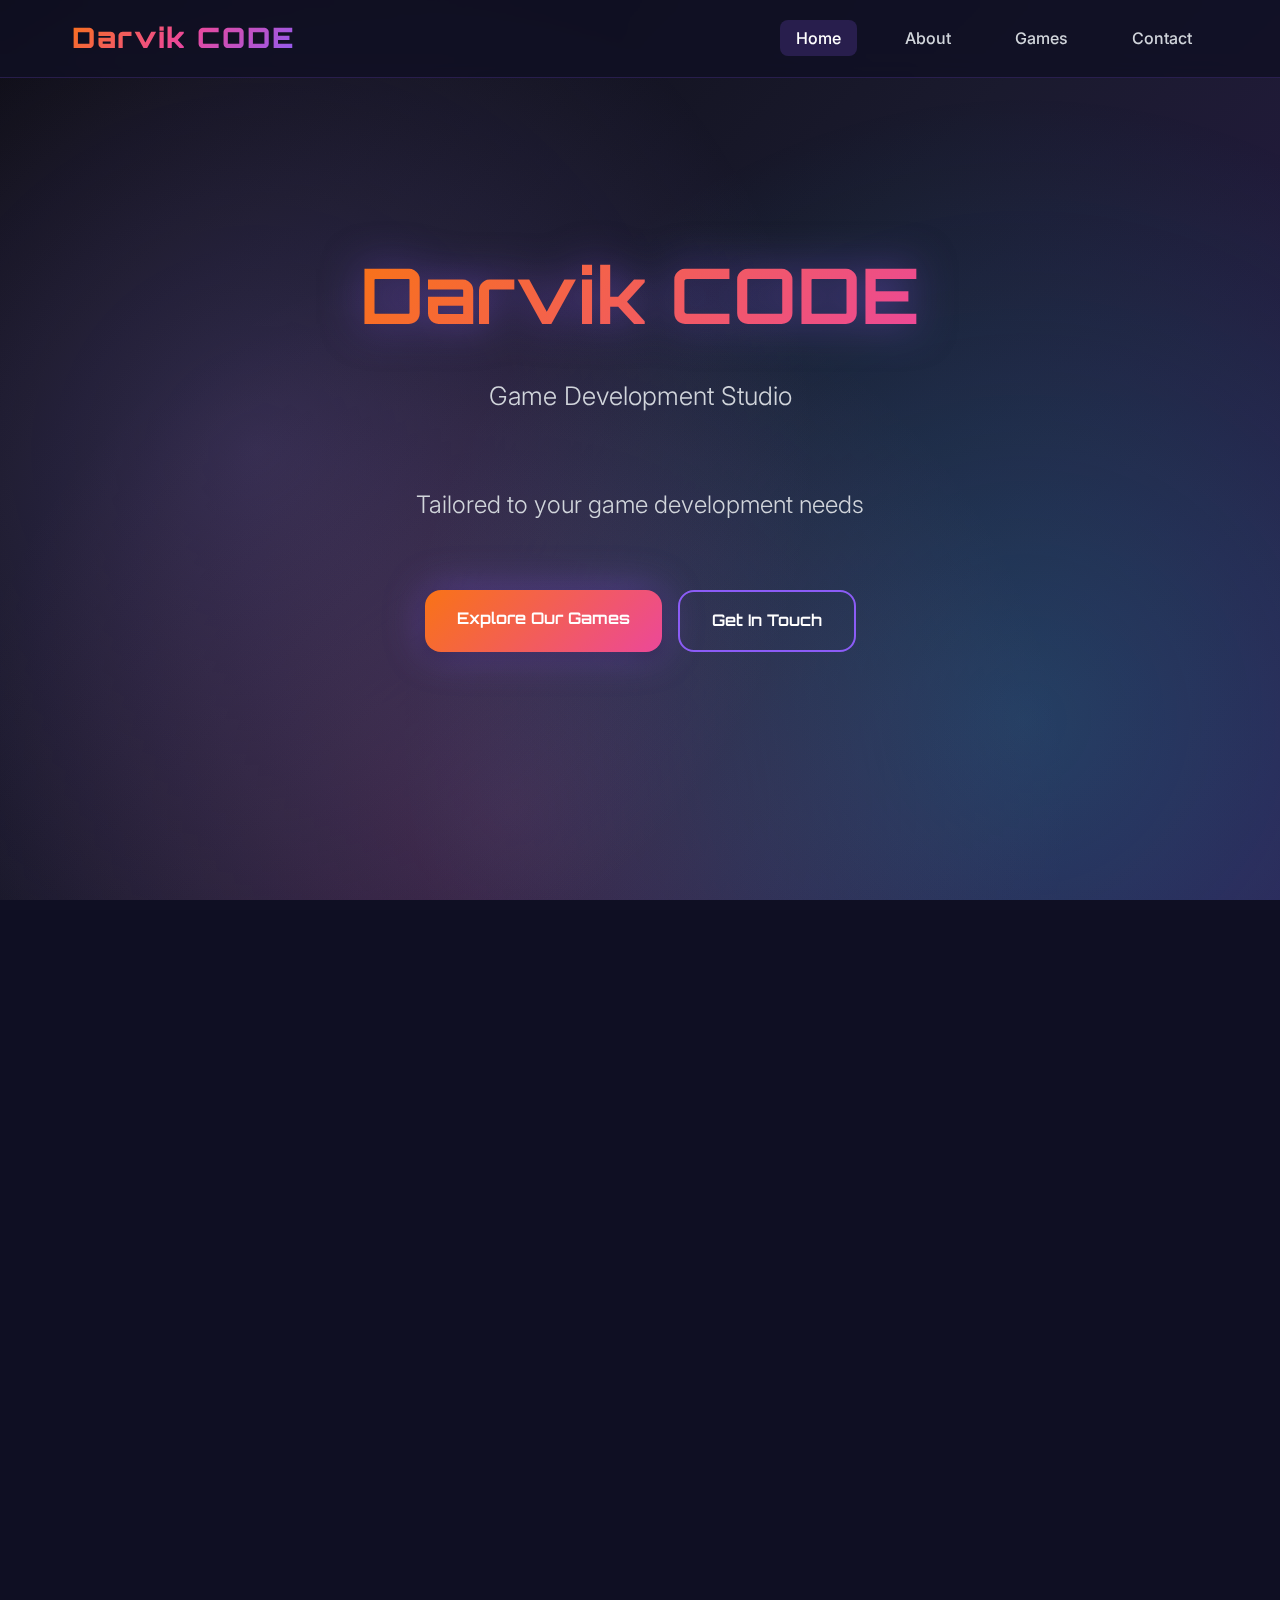
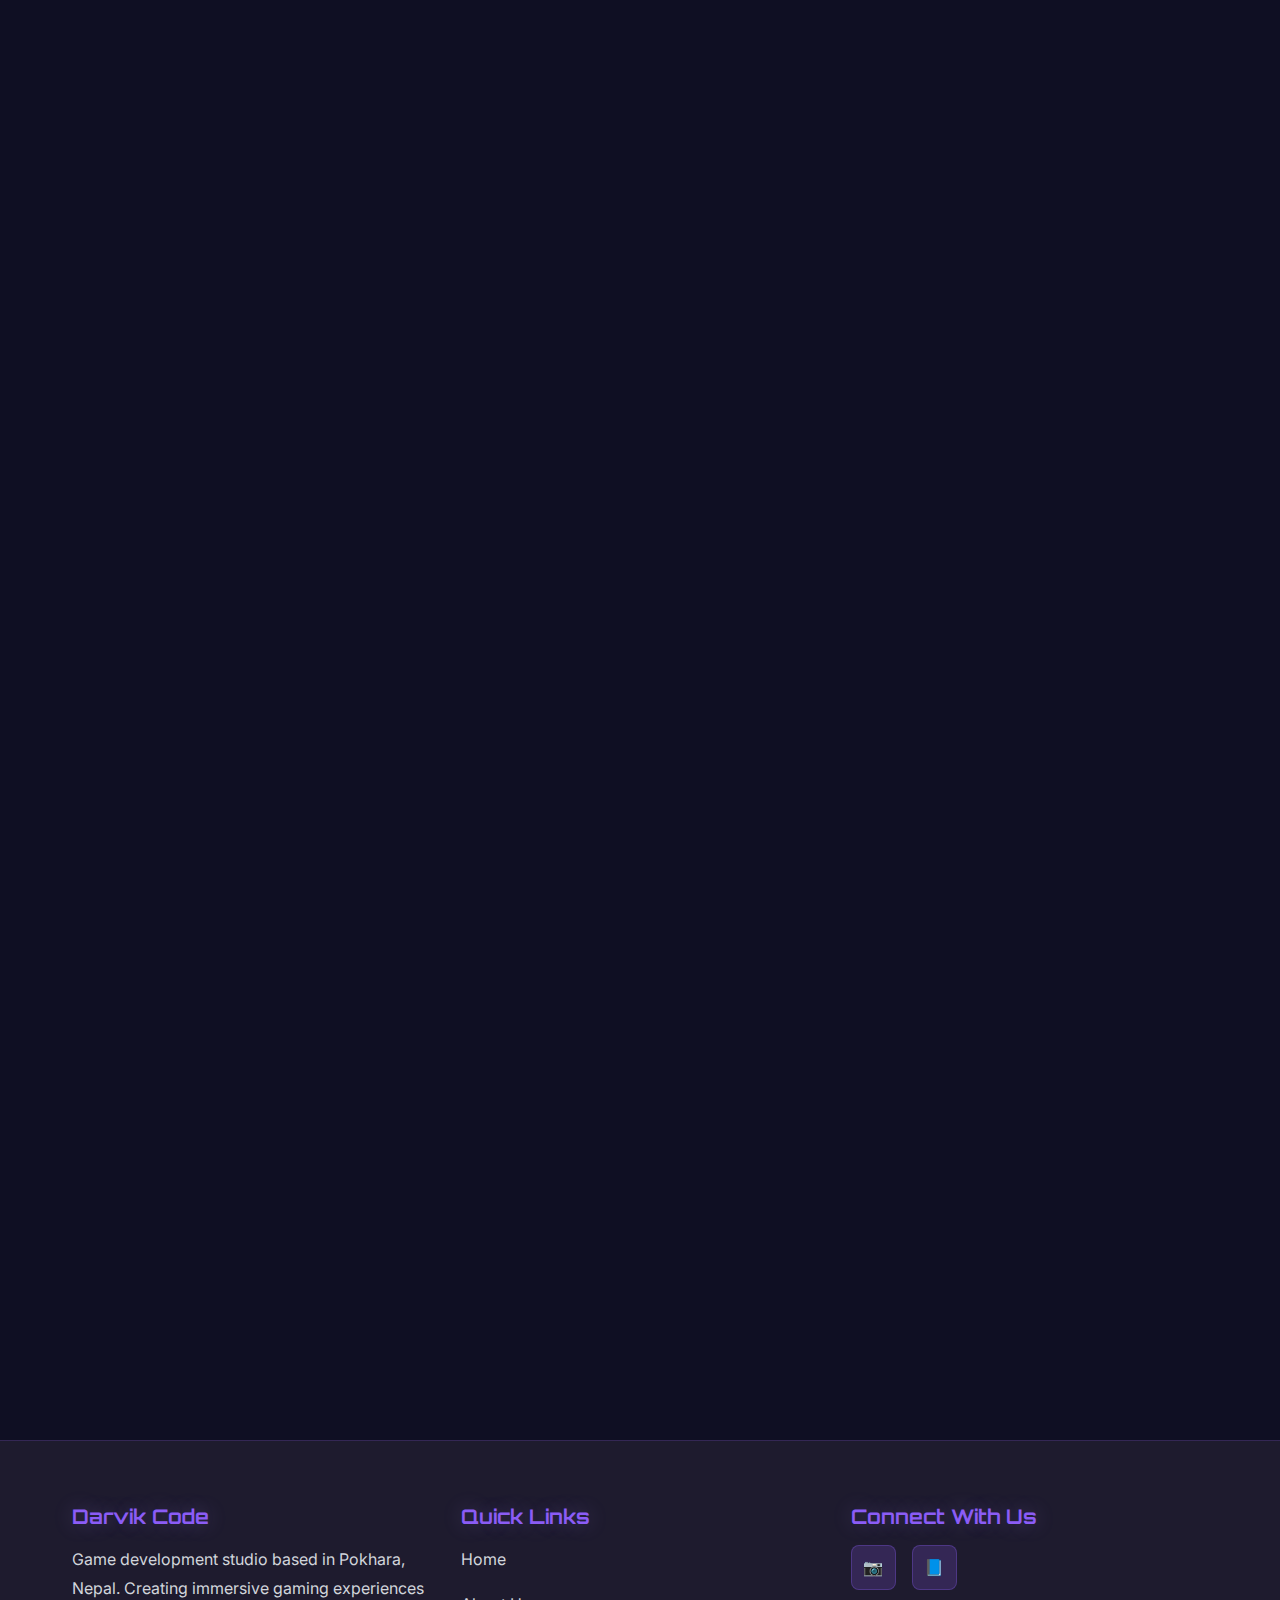
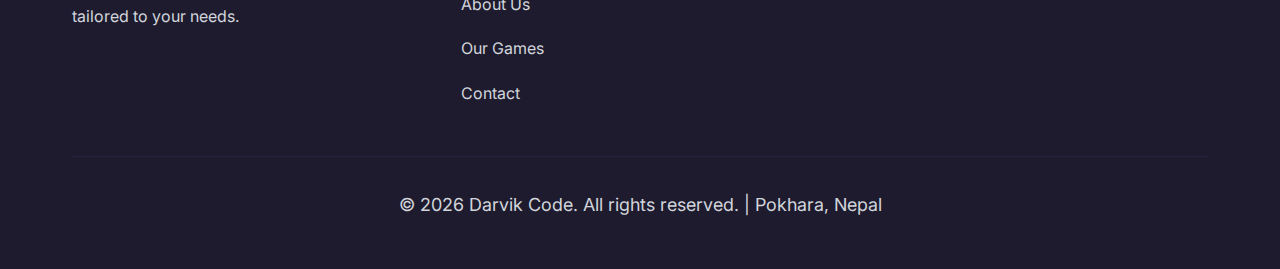
<file: index.html>
<!DOCTYPE html>
<html lang="en">
  <head>
    <meta charset="UTF-8" />
    <meta name="viewport" content="width=device-width, initial-scale=1.0" />
    <meta
      name="description"
      content="Darvik Code - Game development company in Pokhara, Nepal. Tailored to your game development needs."
    />
    <meta
      name="keywords"
      content="game development, Pokhara, Nepal, indie games, game studio"
    />
    <title>Darvik Code - Game Development Studio</title>
    <link rel="stylesheet" href="style.css" />
  </head>
  <body>
    <!-- NAVIGATION -->
    <nav class="navbar">
      <div class="container nav-container">
        <a href="index.html" class="logo">Darvik CODE</a>

        <ul class="nav-menu">
          <li><a href="index.html" class="nav-link">Home</a></li>
          <li><a href="about.html" class="nav-link">About</a></li>
          <li><a href="games.html" class="nav-link">Games</a></li>
          <li><a href="contact.html" class="nav-link">Contact</a></li>
        </ul>

        <div class="menu-toggle">
          <span></span>
          <span></span>
          <span></span>
        </div>
      </div>
    </nav>

    <!-- HERO SECTION -->
    <section class="hero">
      <div class="container">
        <div class="hero-content">
          <h1>Darvik CODE</h1>
          <p class="hero-subtitle">Game Development Studio</p>
          <p class="hero-subtitle" style="font-size: 1.5rem">
            Tailored to your game development needs
          </p>
          <div class="hero-buttons">
            <a href="games.html" class="btn btn-primary">Explore Our Games</a>
            <a href="contact.html" class="btn btn-secondary">Get In Touch</a>
          </div>
        </div>
      </div>
    </section>

    <!-- SERVICES SECTION -->
    <section class="section">
      <div class="container">
        <div class="section-title">
          <h2>What We Do</h2>
          <p>Bringing your game ideas to life with passion and expertise</p>
        </div>

        <div class="grid grid-3">
          <div class="card">
            <div class="card-content">
              <h3 class="card-title">🎮 Game Development</h3>
              <p class="card-text">
                From concept to completion, we create engaging gaming
                experiences across multiple platforms including mobile and PC.
              </p>
            </div>
          </div>

          <div class="card">
            <div class="card-content">
              <h3 class="card-title">🎨 Creative Design</h3>
              <p class="card-text">
                Stunning visuals, intuitive UI/UX, and captivating game
                mechanics that keep players coming back for more.
              </p>
            </div>
          </div>

          <div class="card">
            <div class="card-content">
              <h3 class="card-title">🚀 Publishing Support</h3>
              <p class="card-text">
                Complete assistance with game publishing on Play Store, Steam,
                and other major gaming platforms.
              </p>
            </div>
          </div>
        </div>
      </div>
    </section>

    <!-- FEATURED GAMES PREVIEW -->
    <section class="section">
      <div class="container">
        <div class="section-title">
          <h2>Featured Games</h2>
          <p>Check out some of our latest creations</p>
        </div>

        <div class="grid grid-2">
          <div class="card">
            <div class="card-content">
              <h3 class="card-title">Mystic Quest</h3>
              <p class="card-text">
                An epic action RPG adventure set in a fantasy world filled with
                magic and mystery.
              </p>
              <div class="game-badges">
                <span class="badge playstore">Play Store</span>
                <span class="badge demo">Demo</span>
              </div>
            </div>
          </div>

          <div class="card">
            <div class="card-content">
              <h3 class="card-title">Cyber Runner</h3>
              <p class="card-text">
                Fast-paced endless runner through a neon-lit cyberpunk
                cityscape.
              </p>
              <div class="game-badges">
                <span class="badge playstore">Play Store</span>
                <span class="badge steam">Steam</span>
              </div>
            </div>
          </div>
        </div>

        <div class="text-center mt-2">
          <a href="games.html" class="btn btn-primary">View All Games</a>
        </div>
      </div>
    </section>

    <!-- WHY CHOOSE US -->
    <section class="section">
      <div class="container">
        <div class="section-title">
          <h2>Why Choose Darvik Code?</h2>
        </div>

        <div class="grid grid-2">
          <div class="card">
            <div class="card-content">
              <h3 class="card-title">💡 Innovation First</h3>
              <p class="card-text">
                We stay ahead of industry trends and leverage cutting-edge
                technology to create unique gaming experiences.
              </p>
            </div>
          </div>

          <div class="card">
            <div class="card-content">
              <h3 class="card-title">🤝 Client-Focused</h3>
              <p class="card-text">
                Your vision is our mission. We work closely with you throughout
                the development process.
              </p>
            </div>
          </div>

          <div class="card">
            <div class="card-content">
              <h3 class="card-title">📍 Local Expertise</h3>
              <p class="card-text">
                Based in Pokhara, Nepal, we understand both local and global
                gaming markets.
              </p>
            </div>
          </div>

          <div class="card">
            <div class="card-content">
              <h3 class="card-title">⚡ Fast Delivery</h3>
              <p class="card-text">
                Efficient workflows and agile methodologies ensure timely
                project completion without compromising quality.
              </p>
            </div>
          </div>
        </div>
      </div>
    </section>

    <!-- FOOTER -->
    <footer class="footer">
      <div class="container">
        <div class="footer-content">
          <div class="footer-section">
            <h3>Darvik Code</h3>
            <p>
              Game development studio based in Pokhara, Nepal. Creating
              immersive gaming experiences tailored to your needs.
            </p>
          </div>

          <div class="footer-section">
            <h3>Quick Links</h3>
            <p><a href="index.html">Home</a></p>
            <p><a href="about.html">About Us</a></p>
            <p><a href="games.html">Our Games</a></p>
            <p><a href="contact.html">Contact</a></p>
          </div>

          <div class="footer-section">
            <h3>Connect With Us</h3>
            <div class="social-links">
              <a
                href="#"
                class="social-icon"
                title="Instagram"
                aria-label="Instagram"
              >
                📷
              </a>
              <a
                href="#"
                class="social-icon"
                title="Facebook"
                aria-label="Facebook"
              >
                📘
              </a>
            </div>
          </div>
        </div>

        <div class="footer-bottom">
          <p>
            &copy; <span id="current-year">2026</span> Darvik Code. All rights
            reserved. | Pokhara, Nepal
          </p>
        </div>
      </div>
    </footer>

    <script src="main.js"></script>
  </body>
</html>
</file>
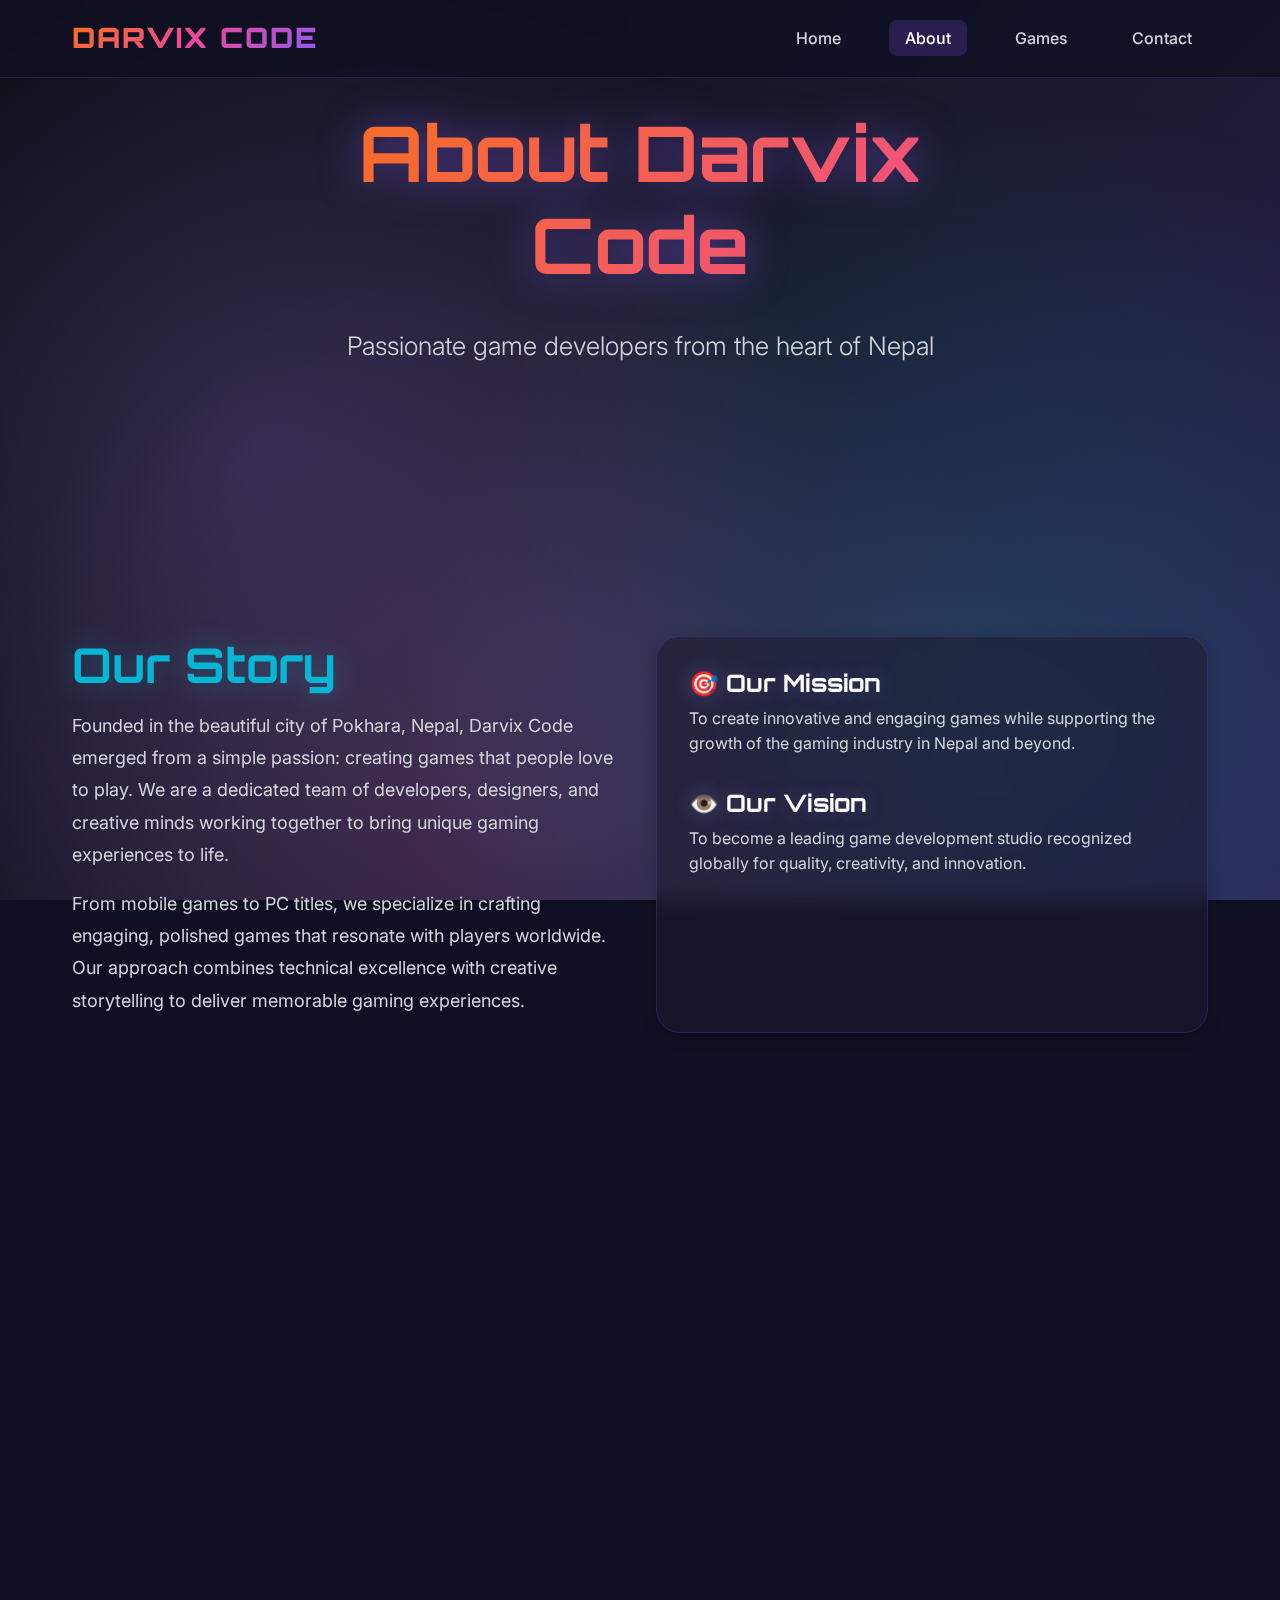
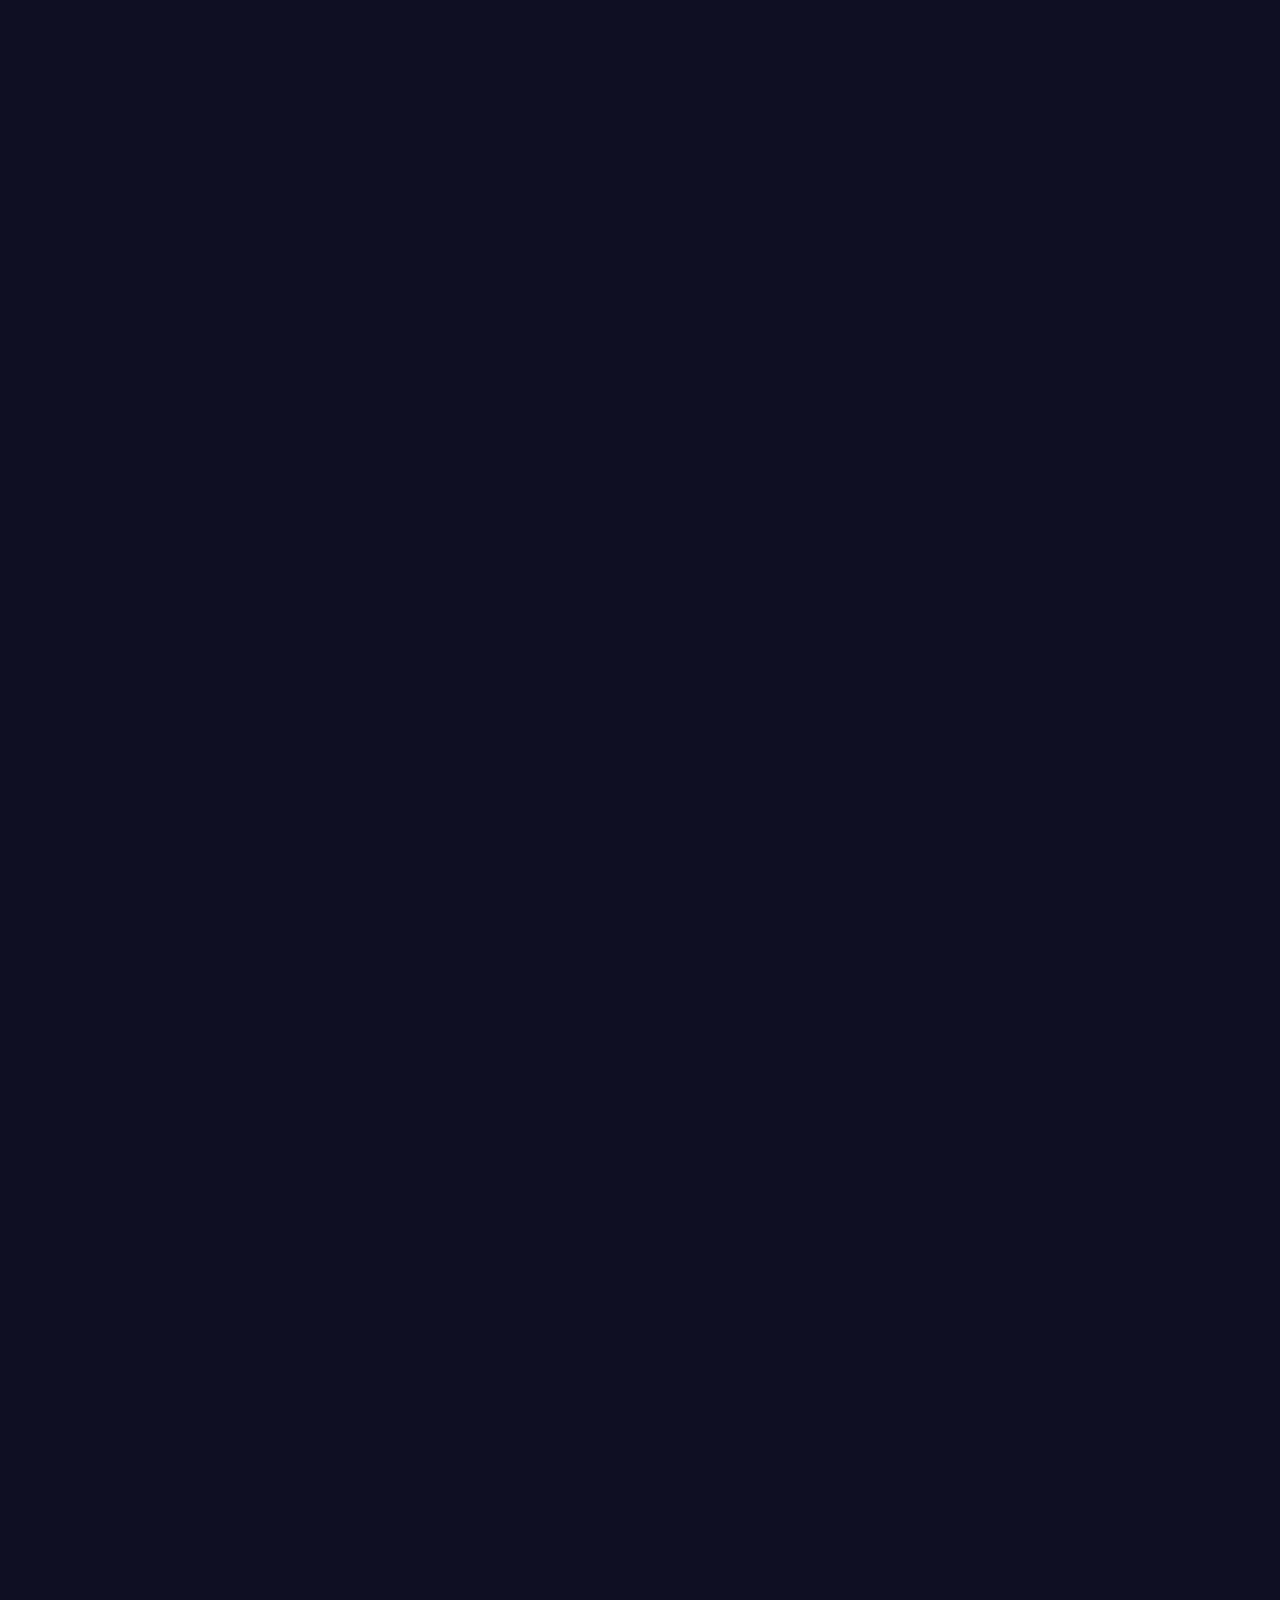
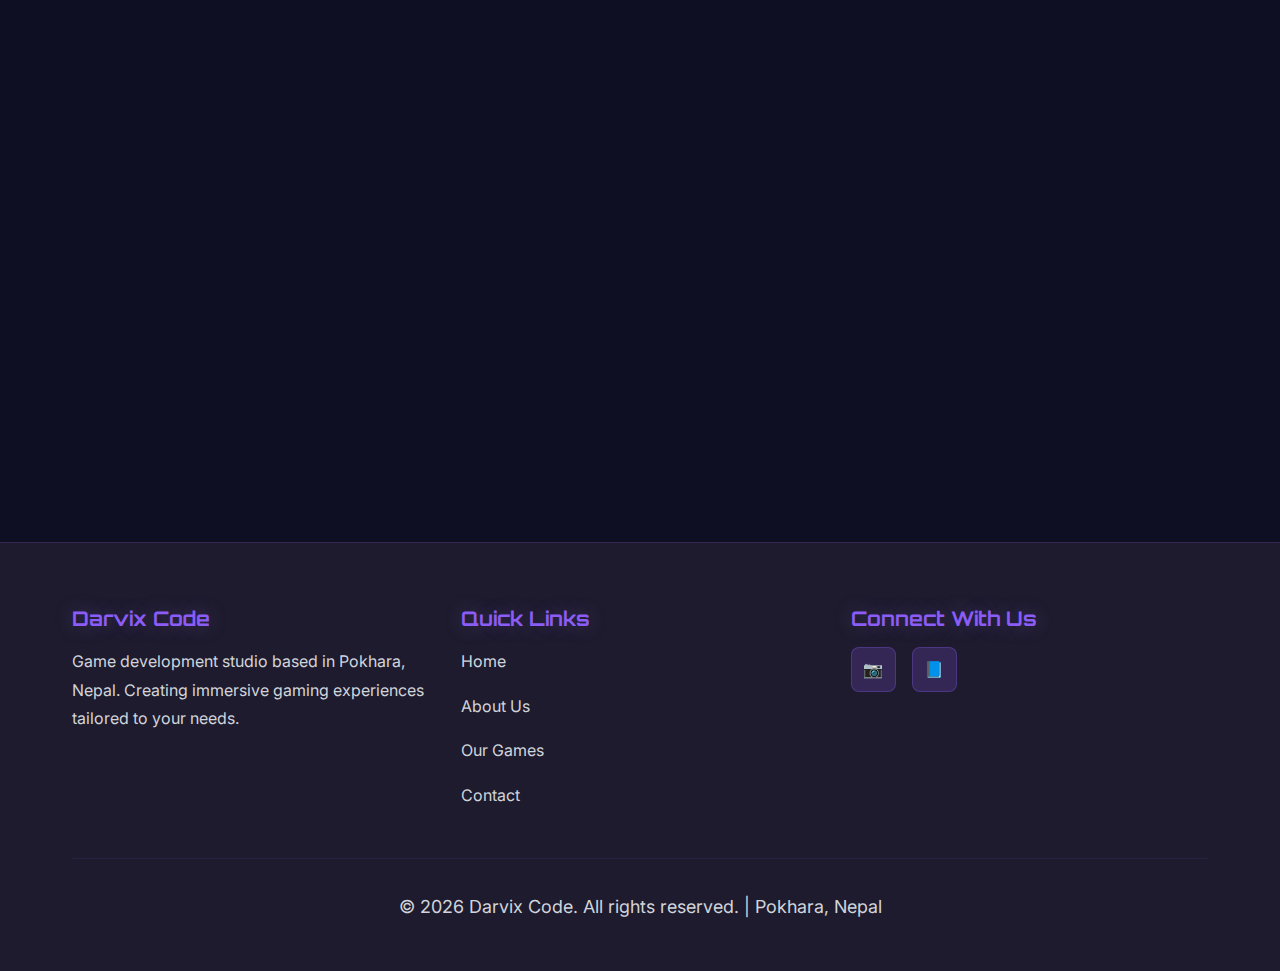
<file: about.html>
<!DOCTYPE html>
<html lang="en">

<head>
    <meta charset="UTF-8">
    <meta name="viewport" content="width=device-width, initial-scale=1.0">
    <meta name="description" content="About Darvix Code - Learn about our game development studio in Pokhara, Nepal.">
    <title>About Us - Darvix Code</title>
    <link rel="stylesheet" href="style.css">
</head>

<body>

    <!-- NAVIGATION -->
    <nav class="navbar">
        <div class="container nav-container">
            <a href="index.html" class="logo">DARVIX CODE</a>

            <ul class="nav-menu">
                <li><a href="index.html" class="nav-link">Home</a></li>
                <li><a href="about.html" class="nav-link">About</a></li>
                <li><a href="games.html" class="nav-link">Games</a></li>
                <li><a href="contact.html" class="nav-link">Contact</a></li>
            </ul>

            <div class="menu-toggle">
                <span></span>
                <span></span>
                <span></span>
            </div>
        </div>
    </nav>

    <!-- PAGE HEADER -->
    <section class="hero" style="min-height: 60vh;">
        <div class="container">
            <div class="hero-content">
                <h1>About Darvix Code</h1>
                <p class="hero-subtitle">Passionate game developers from the heart of Nepal</p>
            </div>
        </div>
    </section>

    <!-- OUR STORY -->
    <section class="section">
        <div class="container">
            <div class="grid grid-2">
                <div>
                    <h2>Our Story</h2>
                    <p>Founded in the beautiful city of Pokhara, Nepal, Darvix Code emerged from a simple passion:
                        creating games that people love to play. We are a dedicated team of developers, designers, and
                        creative minds working together to bring unique gaming experiences to life.</p>
                    <p>From mobile games to PC titles, we specialize in crafting engaging, polished games that resonate
                        with players worldwide. Our approach combines technical excellence with creative storytelling to
                        deliver memorable gaming experiences.</p>
                </div>

                <div class="card">
                    <div class="card-content">
                        <h3 class="card-title">🎯 Our Mission</h3>
                        <p class="card-text">To create innovative and engaging games while supporting the growth of the
                            gaming industry in Nepal and beyond.</p>

                        <h3 class="card-title mt-2">👁️ Our Vision</h3>
                        <p class="card-text">To become a leading game development studio recognized globally for
                            quality, creativity, and innovation.</p>
                    </div>
                </div>
            </div>
        </div>
    </section>

    <!-- WHAT WE OFFER -->
    <section class="section">
        <div class="container">
            <div class="section-title">
                <h2>What We Offer</h2>
                <p>Comprehensive game development services tailored to your needs</p>
            </div>

            <div class="grid grid-3">
                <div class="card">
                    <div class="card-content">
                        <h3 class="card-title">🎮 Full Game Development</h3>
                        <p class="card-text">End-to-end game development from initial concept through launch and
                            post-release support.</p>
                    </div>
                </div>

                <div class="card">
                    <div class="card-content">
                        <h3 class="card-title">📱 Mobile Games</h3>
                        <p class="card-text">Specialized in creating engaging mobile games for Android with Play Store
                            optimization.</p>
                    </div>
                </div>

                <div class="card">
                    <div class="card-content">
                        <h3 class="card-title">💻 PC Games</h3>
                        <p class="card-text">Desktop gaming experiences for Steam and other PC platforms with
                            high-quality graphics.</p>
                    </div>
                </div>

                <div class="card">
                    <div class="card-content">
                        <h3 class="card-title">🎨 Game Design</h3>
                        <p class="card-text">Creative game design, mechanics balancing, and level design that keeps
                            players engaged.</p>
                    </div>
                </div>

                <div class="card">
                    <div class="card-content">
                        <h3 class="card-title">🖼️ Art & Animation</h3>
                        <p class="card-text">Beautiful 2D/3D art, character design, and smooth animations that bring
                            games to life.</p>
                    </div>
                </div>

                <div class="card">
                    <div class="card-content">
                        <h3 class="card-title">🎵 Sound Design</h3>
                        <p class="card-text">Immersive audio experiences including music composition, sound effects, and
                            voice acting.</p>
                    </div>
                </div>
            </div>
        </div>
    </section>

    <!-- OUR VALUES -->
    <section class="section">
        <div class="container">
            <div class="section-title">
                <h2>Our Core Values</h2>
            </div>

            <div class="grid grid-2">
                <div class="card">
                    <div class="card-content">
                        <h3 class="card-title">🌟 Quality First</h3>
                        <p class="card-text">We never compromise on quality. Every game we create undergoes rigorous
                            testing and polish.</p>
                    </div>
                </div>

                <div class="card">
                    <div class="card-content">
                        <h3 class="card-title">🚀 Innovation</h3>
                        <p class="card-text">We constantly push boundaries and explore new technologies to create unique
                            gaming experiences.</p>
                    </div>
                </div>

                <div class="card">
                    <div class="card-content">
                        <h3 class="card-title">🤝 Collaboration</h3>
                        <p class="card-text">We believe in open communication and working closely with our clients
                            throughout development.</p>
                    </div>
                </div>

                <div class="card">
                    <div class="card-content">
                        <h3 class="card-title">💪 Passion</h3>
                        <p class="card-text">Gaming is not just our profession—it's our passion. We love what we do and
                            it shows in our work.</p>
                    </div>
                </div>
            </div>
        </div>
    </section>

    <!-- LOCATION -->
    <section class="section">
        <div class="container">
            <div class="section-title">
                <h2>Based in Pokhara, Nepal</h2>
                <p>Working locally, thinking globally</p>
            </div>

            <div class="card text-center">
                <div class="card-content">
                    <p style="font-size: 1.25rem;">📍 Pokhara, Nepal</p>
                    <p class="mt-1">Nestled in the beautiful city of Pokhara, we draw inspiration from the stunning
                        landscapes around us. Our location gives us a unique perspective while staying connected to the
                        global gaming community.</p>
                </div>
            </div>
        </div>
    </section>

    <!-- CTA SECTION -->
    <section class="section">
        <div class="container text-center">
            <h2>Ready to Start Your Gaming Project?</h2>
            <p class="hero-subtitle mb-2">Let's create something amazing together</p>
            <div class="hero-buttons">
                <a href="games.html" class="btn btn-primary">View Our Games</a>
                <a href="contact.html" class="btn btn-secondary">Contact Us</a>
            </div>
        </div>
    </section>

    <!-- FOOTER -->
    <footer class="footer">
        <div class="container">
            <div class="footer-content">
                <div class="footer-section">
                    <h3>Darvix Code</h3>
                    <p>Game development studio based in Pokhara, Nepal. Creating immersive gaming experiences tailored
                        to your needs.</p>
                </div>

                <div class="footer-section">
                    <h3>Quick Links</h3>
                    <p><a href="index.html">Home</a></p>
                    <p><a href="about.html">About Us</a></p>
                    <p><a href="games.html">Our Games</a></p>
                    <p><a href="contact.html">Contact</a></p>
                </div>

                <div class="footer-section">
                    <h3>Connect With Us</h3>
                    <div class="social-links">
                        <a href="#" class="social-icon" title="Instagram" aria-label="Instagram">
                            📷
                        </a>
                        <a href="#" class="social-icon" title="Facebook" aria-label="Facebook">
                            📘
                        </a>
                    </div>
                </div>
            </div>

            <div class="footer-bottom">
                <p>&copy; <span id="current-year">2026</span> Darvix Code. All rights reserved. | Pokhara, Nepal</p>
            </div>
        </div>
    </footer>

    <script src="main.js"></script>
</body>

</html>
</file>
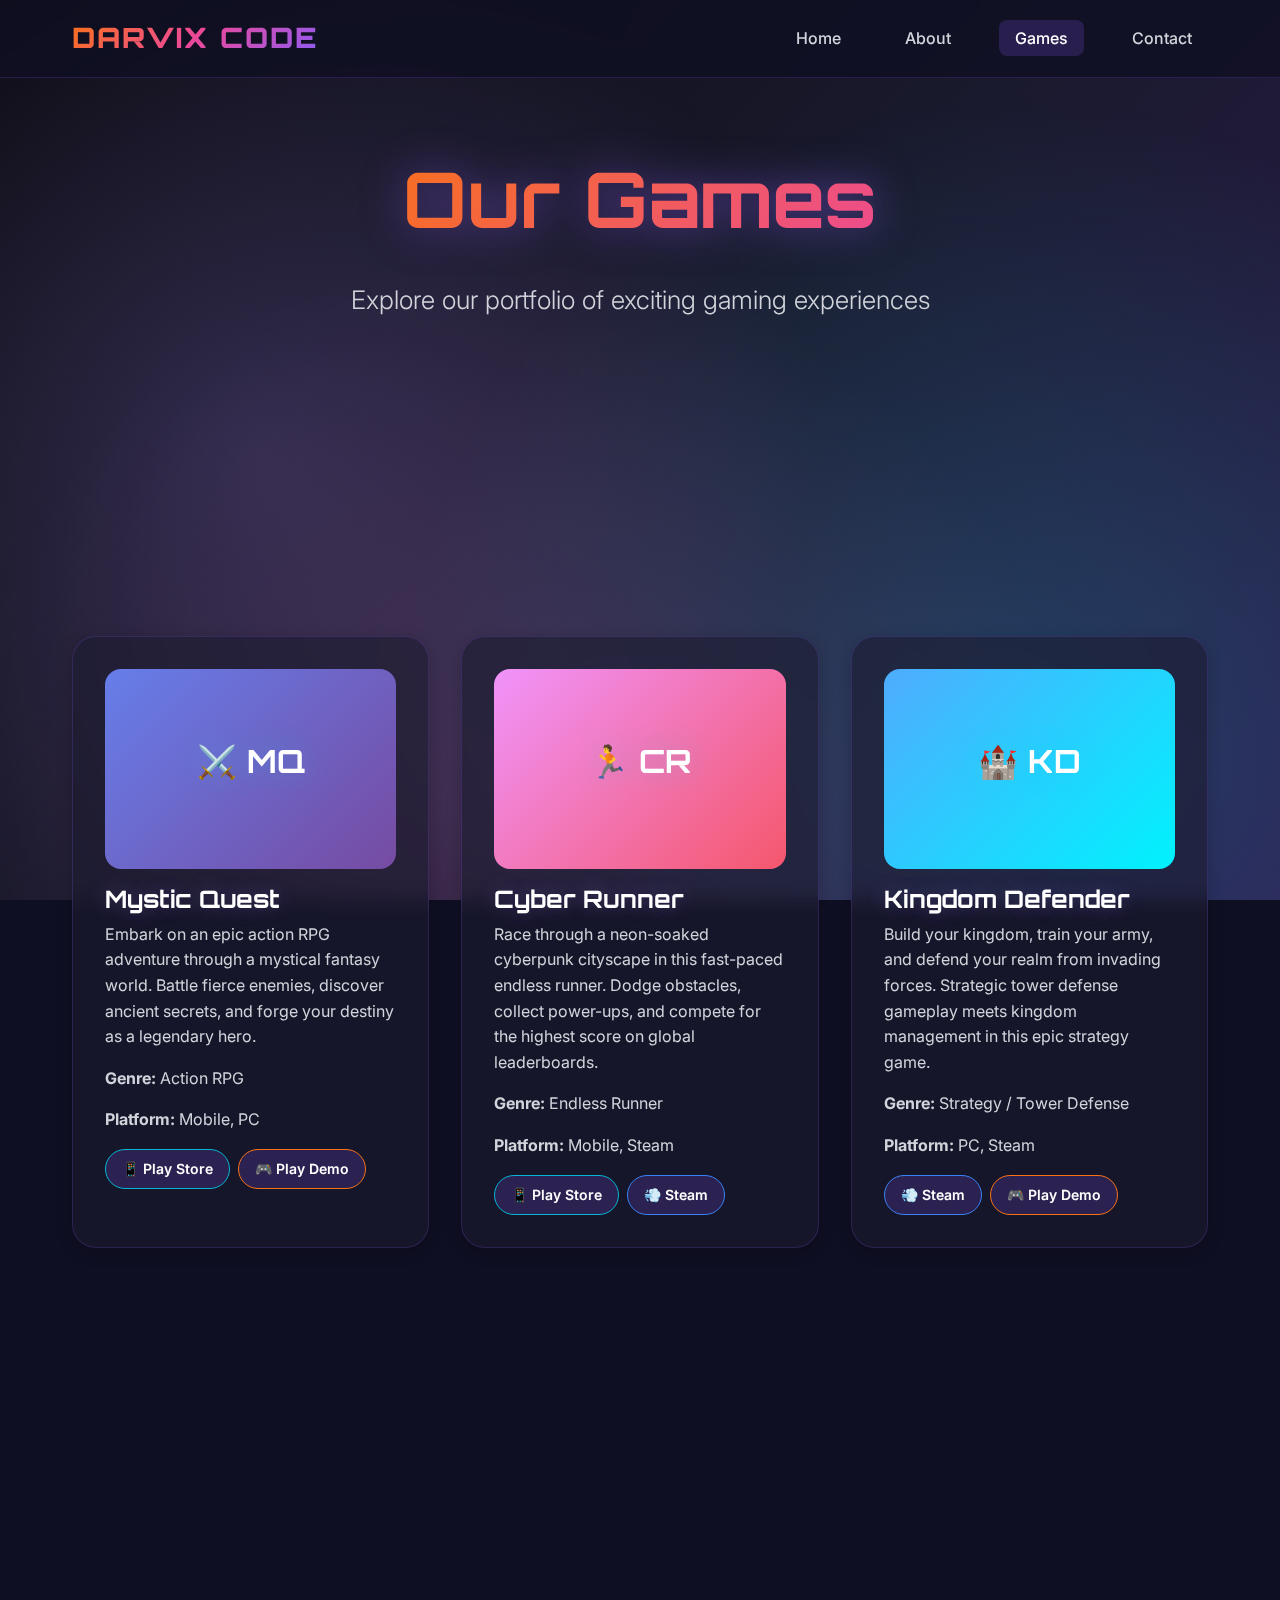
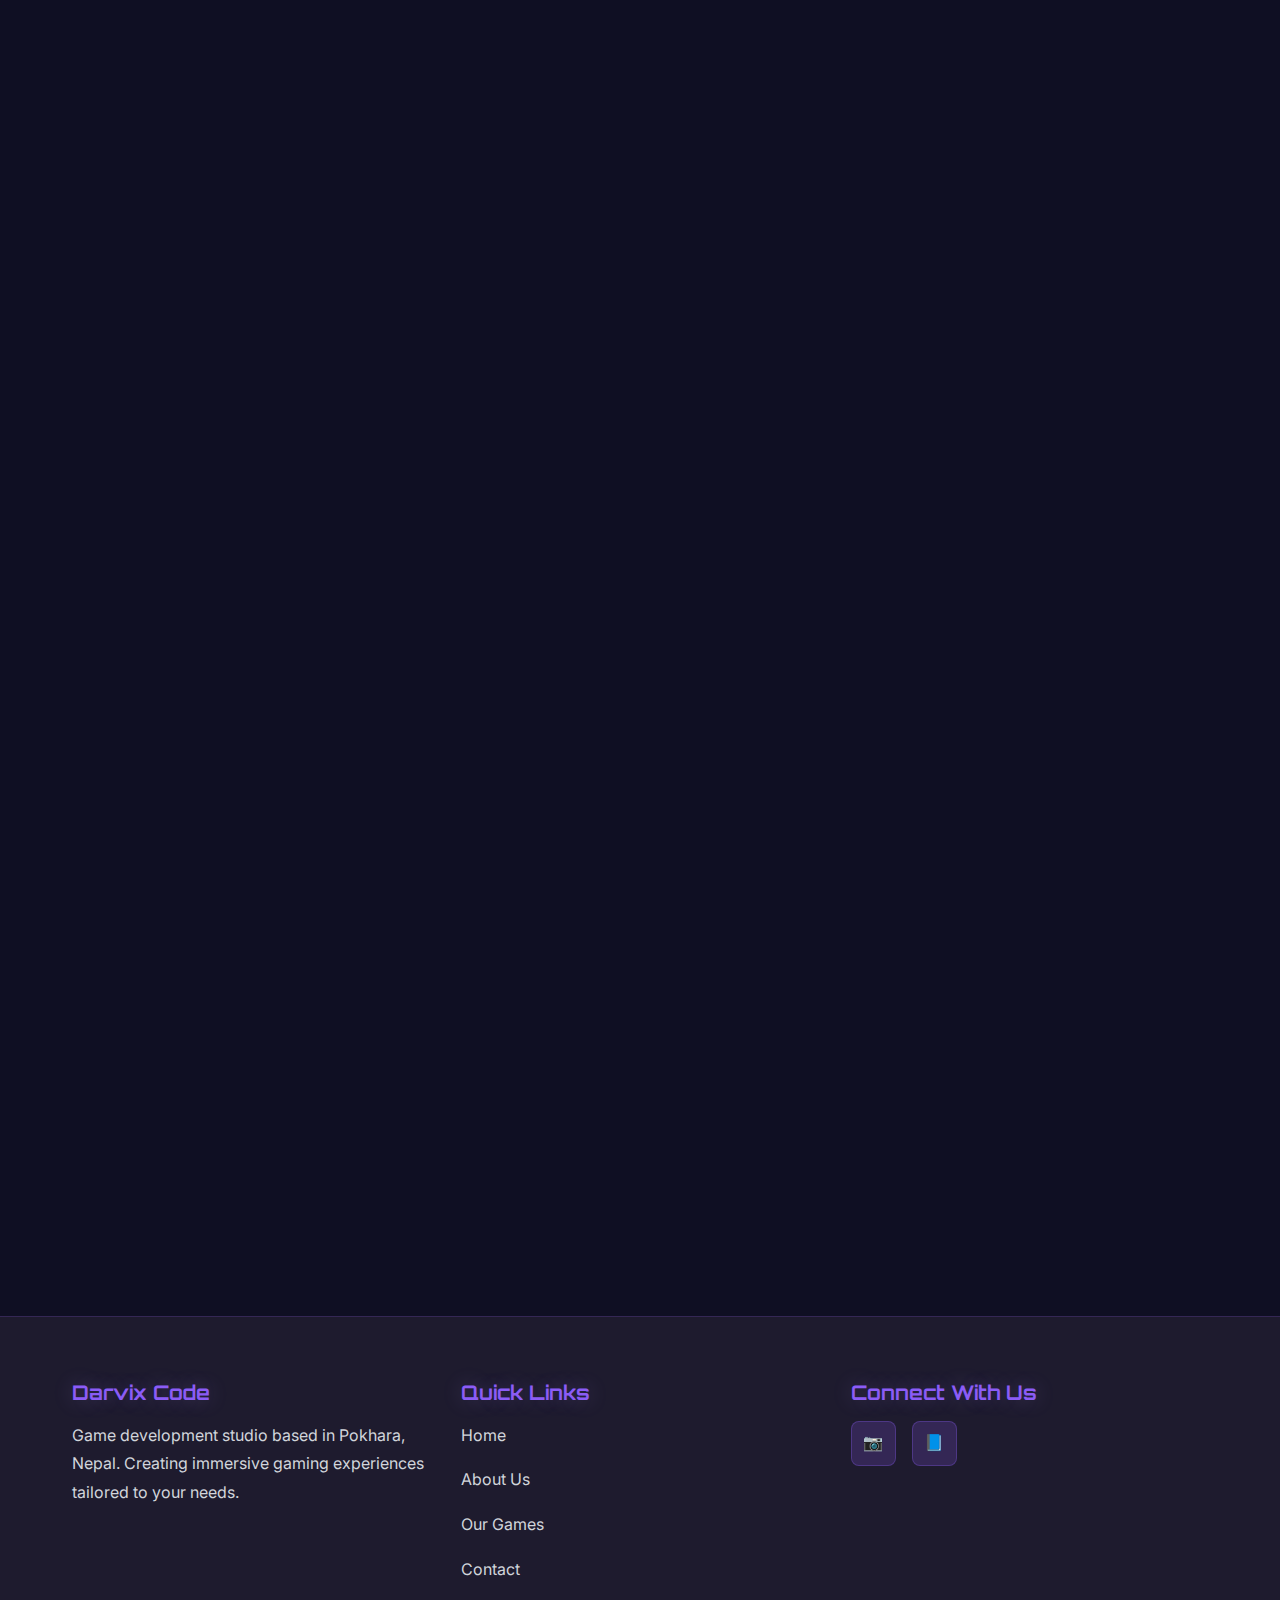
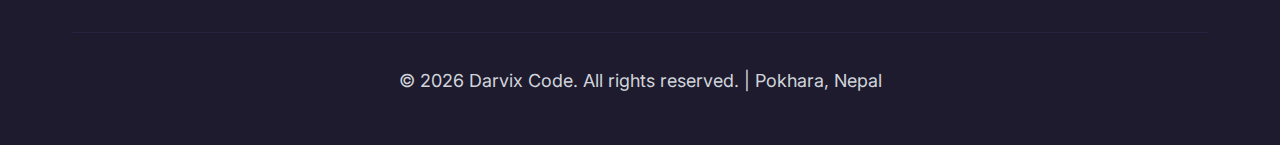
<file: games.html>
<!DOCTYPE html>
<html lang="en">

<head>
    <meta charset="UTF-8">
    <meta name="viewport" content="width=device-width, initial-scale=1.0">
    <meta name="description" content="Explore games created by Darvix Code - Available on Play Store, Steam, and more.">
    <title>Our Games - Darvix Code</title>
    <link rel="stylesheet" href="style.css">
</head>

<body>

    <!-- NAVIGATION -->
    <nav class="navbar">
        <div class="container nav-container">
            <a href="index.html" class="logo">DARVIX CODE</a>

            <ul class="nav-menu">
                <li><a href="index.html" class="nav-link">Home</a></li>
                <li><a href="about.html" class="nav-link">About</a></li>
                <li><a href="games.html" class="nav-link">Games</a></li>
                <li><a href="contact.html" class="nav-link">Contact</a></li>
            </ul>

            <div class="menu-toggle">
                <span></span>
                <span></span>
                <span></span>
            </div>
        </div>
    </nav>

    <!-- PAGE HEADER -->
    <section class="hero" style="min-height: 60vh;">
        <div class="container">
            <div class="hero-content">
                <h1>Our Games</h1>
                <p class="hero-subtitle">Explore our portfolio of exciting gaming experiences</p>
            </div>
        </div>
    </section>

    <!-- GAMES GRID -->
    <section class="section">
        <div class="container">
            <div class="grid grid-2">

                <!-- GAME 1: Mystic Quest -->
                <div class="card">
                    <div class="card-content">
                        <div
                            style="width: 100%; height: 200px; background: linear-gradient(135deg, #667eea 0%, #764ba2 100%); border-radius: 16px; display: flex; align-items: center; justify-content: center; margin-bottom: 1rem;">
                            <h2 style="color: white; font-size: 2rem;">⚔️ MQ</h2>
                        </div>
                        <h3 class="card-title">Mystic Quest</h3>
                        <p class="card-text">Embark on an epic action RPG adventure through a mystical fantasy world.
                            Battle fierce enemies, discover ancient secrets, and forge your destiny as a legendary hero.
                        </p>

                        <p class="card-text mt-1"><strong>Genre:</strong> Action RPG</p>
                        <p class="card-text"><strong>Platform:</strong> Mobile, PC</p>

                        <div class="game-badges">
                            <a href="#" class="badge playstore">📱 Play Store</a>
                            <a href="#" class="badge demo">🎮 Play Demo</a>
                        </div>
                    </div>
                </div>

                <!-- GAME 2: Cyber Runner -->
                <div class="card">
                    <div class="card-content">
                        <div
                            style="width: 100%; height: 200px; background: linear-gradient(135deg, #f093fb 0%, #f5576c 100%); border-radius: 16px; display: flex; align-items: center; justify-content: center; margin-bottom: 1rem;">
                            <h2 style="color: white; font-size: 2rem;">🏃 CR</h2>
                        </div>
                        <h3 class="card-title">Cyber Runner</h3>
                        <p class="card-text">Race through a neon-soaked cyberpunk cityscape in this fast-paced endless
                            runner. Dodge obstacles, collect power-ups, and compete for the highest score on global
                            leaderboards.</p>

                        <p class="card-text mt-1"><strong>Genre:</strong> Endless Runner</p>
                        <p class="card-text"><strong>Platform:</strong> Mobile, Steam</p>

                        <div class="game-badges">
                            <a href="#" class="badge playstore">📱 Play Store</a>
                            <a href="#" class="badge steam">💨 Steam</a>
                        </div>
                    </div>
                </div>

                <!-- GAME 3: Kingdom Defender -->
                <div class="card">
                    <div class="card-content">
                        <div
                            style="width: 100%; height: 200px; background: linear-gradient(135deg, #4facfe 0%, #00f2fe 100%); border-radius: 16px; display: flex; align-items: center; justify-content: center; margin-bottom: 1rem;">
                            <h2 style="color: white; font-size: 2rem;">🏰 KD</h2>
                        </div>
                        <h3 class="card-title">Kingdom Defender</h3>
                        <p class="card-text">Build your kingdom, train your army, and defend your realm from invading
                            forces. Strategic tower defense gameplay meets kingdom management in this epic strategy
                            game.</p>

                        <p class="card-text mt-1"><strong>Genre:</strong> Strategy / Tower Defense</p>
                        <p class="card-text"><strong>Platform:</strong> PC, Steam</p>

                        <div class="game-badges">
                            <a href="#" class="badge steam">💨 Steam</a>
                            <a href="#" class="badge demo">🎮 Play Demo</a>
                        </div>
                    </div>
                </div>

                <!-- GAME 4: Puzzle Dimension -->
                <div class="card">
                    <div class="card-content">
                        <div
                            style="width: 100%; height: 200px; background: linear-gradient(135deg, #fa709a 0%, #fee140 100%); border-radius: 16px; display: flex; align-items: center; justify-content: center; margin-bottom: 1rem;">
                            <h2 style="color: white; font-size: 2rem;">🧩 PD</h2>
                        </div>
                        <h3 class="card-title">Puzzle Dimension</h3>
                        <p class="card-text">Challenge your mind with mind-bending 3D puzzles across multiple
                            dimensions. Rotate, shift, and manipulate space to solve increasingly complex challenges.
                        </p>

                        <p class="card-text mt-1"><strong>Genre:</strong> Puzzle</p>
                        <p class="card-text"><strong>Platform:</strong> Mobile, PC, Steam</p>

                        <div class="game-badges">
                            <a href="#" class="badge playstore">📱 Play Store</a>
                            <a href="#" class="badge steam">💨 Steam</a>
                            <a href="#" class="badge demo">🎮 Play Demo</a>
                        </div>
                    </div>
                </div>

            </div>
        </div>
    </section>

    <!-- NOTE TO USER -->
    <section class="section">
        <div class="container">
            <div class="card text-center">
                <div class="card-content">
                    <h3 class="card-title">📝 Note</h3>
                    <p class="card-text">The game links above are placeholders. You can easily update them with real
                        links to your games on Play Store, Steam, or demo versions once you have them ready.</p>
                    <p class="card-text mt-1">You can also add real game screenshots by replacing the gradient
                        placeholders with actual images.</p>
                </div>
            </div>
        </div>
    </section>

    <!-- CTA SECTION -->
    <section class="section">
        <div class="container text-center">
            <h2>Have a Game Idea?</h2>
            <p class="hero-subtitle mb-2">Let's bring your vision to life</p>
            <div class="hero-buttons">
                <a href="contact.html" class="btn btn-primary">Contact Us</a>
                <a href="about.html" class="btn btn-secondary">Learn More</a>
            </div>
        </div>
    </section>

    <!-- FOOTER -->
    <footer class="footer">
        <div class="container">
            <div class="footer-content">
                <div class="footer-section">
                    <h3>Darvix Code</h3>
                    <p>Game development studio based in Pokhara, Nepal. Creating immersive gaming experiences tailored
                        to your needs.</p>
                </div>

                <div class="footer-section">
                    <h3>Quick Links</h3>
                    <p><a href="index.html">Home</a></p>
                    <p><a href="about.html">About Us</a></p>
                    <p><a href="games.html">Our Games</a></p>
                    <p><a href="contact.html">Contact</a></p>
                </div>

                <div class="footer-section">
                    <h3>Connect With Us</h3>
                    <div class="social-links">
                        <a href="#" class="social-icon" title="Instagram" aria-label="Instagram">
                            📷
                        </a>
                        <a href="#" class="social-icon" title="Facebook" aria-label="Facebook">
                            📘
                        </a>
                    </div>
                </div>
            </div>

            <div class="footer-bottom">
                <p>&copy; <span id="current-year">2026</span> Darvix Code. All rights reserved. | Pokhara, Nepal</p>
            </div>
        </div>
    </footer>

    <script src="main.js"></script>
</body>

</html>
</file>
<file: style.css>
/* ============================================
   DARVIX CODE - GLOBAL STYLES
   Modern Gaming-Themed Design System
   ============================================ */

/* Import Google Fonts */
@import url('https://fonts.googleapis.com/css2?family=Orbitron:wght:400;500;700;900&family=Inter:wght@300;400;500;600;700&display=swap');

/* ============================================
   CSS CUSTOM PROPERTIES (Design Tokens)
   ============================================ */
:root {
  /* Gaming Color Palette */
  --primary-purple: #8b5cf6;
  --primary-blue: #3b82f6;
  --primary-orange: #f97316;
  --accent-cyan: #06b6d4;
  --accent-pink: #ec4899;

  /* Gradients */
  --gradient-primary: linear-gradient(135deg, #667eea 0%, #764ba2 100%);
  --gradient-hero: linear-gradient(135deg, #1e1b4b 0%, #312e81 50%, #4c1d95 100%);
  --gradient-card: linear-gradient(135deg, rgba(139, 92, 246, 0.1) 0%, rgba(59, 130, 246, 0.1) 100%);
  --gradient-gaming: linear-gradient(135deg, #f97316 0%, #ec4899 50%, #8b5cf6 100%);

  /* Neutral Colors */
  --dark-900: #0f0f23;
  --dark-800: #1e1b2e;
  --dark-700: #2d2640;
  --dark-600: #1f2937;
  --gray-500: #94a3b8;
  --gray-300: #d1d5db;
  --white: #ffffff;

  /* Typography */
  --font-heading: 'Orbitron', sans-serif;
  --font-body: 'Inter', sans-serif;

  /* Spacing */
  --spacing-xs: 0.5rem;
  --spacing-sm: 1rem;
  --spacing-md: 2rem;
  --spacing-lg: 4rem;
  --spacing-xl: 6rem;

  /* Border Radius */
  --radius-sm: 8px;
  --radius-md: 16px;
  --radius-lg: 24px;
  --radius-full: 9999px;

  /* Shadows */
  --shadow-sm: 0 2px 8px rgba(0, 0, 0, 0.1);
  --shadow-md: 0 4px 16px rgba(0, 0, 0, 0.2);
  --shadow-lg: 0 8px 32px rgba(0, 0, 0, 0.3);
  --shadow-glow: 0 0 40px rgba(139, 92, 246, 0.4);

  /* Transitions */
  --transition-fast: 0.2s ease;
  --transition-base: 0.3s ease;
  --transition-slow: 0.5s ease;
}

/* ============================================
   RESET & BASE STYLES
   ============================================ */
* {
  margin: 0;
  padding: 0;
  box-sizing: border-box;
}

html {
  scroll-behavior: smooth;
  font-size: 16px;
}

body {
  font-family: var(--font-body);
  background: var(--dark-900);
  color: var(--white);
  line-height: 1.6;
  overflow-x: hidden;
}

/* Animated Background */
body::before {
  content: '';
  position: fixed;
  top: 0;
  left: 0;
  width: 100%;
  height: 100%;
  background: linear-gradient(135deg, #0a0a0f 0%, #1a1a2e 50%, #2d1b4e 100%);
  z-index: -2;
}

body::after {
  content: '';
  position: fixed;
  top: 0;
  left: 0;
  width: 100%;
  height: 100%;
  background:
    radial-gradient(circle at 20% 50%, rgba(167, 139, 250, 0.2) 0%, transparent 50%),
    radial-gradient(circle at 80% 80%, rgba(34, 211, 238, 0.2) 0%, transparent 50%),
    radial-gradient(circle at 40% 90%, rgba(244, 114, 182, 0.15) 0%, transparent 50%);
  animation: bgShift 20s ease infinite alternate;
  z-index: -1;
}

@keyframes bgShift {
  0% {
    opacity: 0.5;
  }

  100% {
    opacity: 1;
  }
}

/* ============================================
   TYPOGRAPHY
   ============================================ */
h1,
h2,
h3,
h4,
h5,
h6 {
  font-family: var(--font-heading);
  font-weight: 700;
  line-height: 1.2;
  margin-bottom: var(--spacing-sm);
}

h1 {
  font-size: clamp(2.5rem, 5vw, 4rem);
  background: var(--gradient-gaming);
  background-size: 200% 200%;
  -webkit-background-clip: text;
  -webkit-text-fill-color: transparent;
  background-clip: text;
  animation: gradientShift 8s ease infinite;
  filter: drop-shadow(0 0 20px rgba(139, 92, 246, 0.5));
}

@keyframes gradientShift {

  0%,
  100% {
    background-position: 0% 50%;
  }

  50% {
    background-position: 100% 50%;
  }
}

h2 {
  font-size: clamp(2rem, 4vw, 3rem);
  color: var(--accent-cyan);
  text-shadow: 0 0 30px rgba(34, 211, 238, 0.3);
}

h3 {
  font-size: clamp(1.5rem, 3vw, 2rem);
  color: var(--primary-purple);
  text-shadow: 0 0 20px rgba(167, 139, 250, 0.3);
}

p {
  font-size: 1.125rem;
  line-height: 1.8;
  color: var(--gray-300);
  margin-bottom: var(--spacing-sm);
}

a {
  color: var(--primary-blue);
  text-decoration: none;
  transition: var(--transition-base);
}

a:hover {
  color: var(--accent-cyan);
}

/* ============================================
   LAYOUT UTILITIES
   ============================================ */
.container {
  max-width: 1200px;
  margin: 0 auto;
  padding: 0 var(--spacing-md);
}

.section {
  padding: var(--spacing-xl) 0;
  position: relative;
}

.section-title {
  text-align: center;
  margin-bottom: var(--spacing-lg);
}

.grid {
  display: grid;
  gap: var(--spacing-md);
}

.grid-2 {
  grid-template-columns: repeat(auto-fit, minmax(300px, 1fr));
}

.grid-3 {
  grid-template-columns: repeat(auto-fit, minmax(280px, 1fr));
}

.flex {
  display: flex;
  gap: var(--spacing-sm);
}

.flex-center {
  display: flex;
  align-items: center;
  justify-content: center;
}

/* ============================================
   NAVIGATION
   ============================================ */
.navbar {
  position: fixed;
  top: 0;
  left: 0;
  width: 100%;
  padding: var(--spacing-sm) 0;
  background: rgba(15, 15, 35, 0.8);
  backdrop-filter: blur(10px);
  border-bottom: 1px solid rgba(139, 92, 246, 0.2);
  z-index: 1000;
  transition: var(--transition-base);
}

.navbar.scrolled {
  background: rgba(15, 15, 35, 0.95);
  box-shadow: var(--shadow-md);
}

.nav-container {
  display: flex;
  justify-content: space-between;
  align-items: center;
}

.logo {
  font-family: var(--font-heading);
  font-size: 1.75rem;
  font-weight: 900;
  background: var(--gradient-gaming);
  -webkit-background-clip: text;
  -webkit-text-fill-color: transparent;
  background-clip: text;
  letter-spacing: 2px;
}

.nav-menu {
  display: flex;
  list-style: none;
  gap: var(--spacing-md);
}

.nav-link {
  color: var(--gray-300);
  font-weight: 500;
  padding: 0.5rem 1rem;
  border-radius: var(--radius-sm);
  transition: var(--transition-base);
  position: relative;
}

.nav-link:hover,
.nav-link.active {
  color: var(--white);
  background: rgba(139, 92, 246, 0.2);
}

.nav-link::after {
  content: '';
  position: absolute;
  bottom: 0;
  left: 50%;
  width: 0;
  height: 2px;
  background: var(--gradient-gaming);
  transform: translateX(-50%);
  transition: var(--transition-base);
}

.nav-link:hover::after {
  width: 80%;
}

/* Mobile Menu Toggle */
.menu-toggle {
  display: none;
  flex-direction: column;
  gap: 5px;
  cursor: pointer;
  padding: 0.5rem;
}

.menu-toggle span {
  width: 25px;
  height: 3px;
  background: var(--white);
  border-radius: 3px;
  transition: var(--transition-base);
}

/* ============================================
   BUTTONS
   ============================================ */
.btn {
  display: inline-block;
  padding: 1rem 2rem;
  font-family: var(--font-heading);
  font-size: 1rem;
  font-weight: 600;
  text-align: center;
  border: none;
  border-radius: var(--radius-md);
  cursor: pointer;
  transition: var(--transition-base);
  position: relative;
  overflow: hidden;
  z-index: 1;
}

.btn::before {
  content: '';
  position: absolute;
  top: 0;
  left: -100%;
  width: 100%;
  height: 100%;
  background: rgba(255, 255, 255, 0.2);
  transition: var(--transition-base);
  z-index: -1;
}

.btn:hover::before {
  left: 100%;
}

.btn-primary {
  background: var(--gradient-gaming);
  background-size: 200% 200%;
  color: var(--white);
  box-shadow: 0 0 40px rgba(139, 92, 246, 0.4), 0 4px 16px rgba(0, 0, 0, 0.3);
  animation: gradientShift 8s ease infinite;
}

.btn-primary:hover {
  transform: translateY(-3px) scale(1.05);
  box-shadow: 0 0 80px rgba(139, 92, 246, 0.8), 0 8px 32px rgba(0, 0, 0, 0.4);
  filter: brightness(1.2);
}

.btn-secondary {
  background: transparent;
  color: var(--white);
  border: 2px solid var(--primary-purple);
}

.btn-secondary:hover {
  background: var(--primary-purple);
  transform: translateY(-2px);
}

/* ============================================
   CARDS
   ============================================ */
.card {
  background: rgba(26, 26, 46, 0.6);
  backdrop-filter: blur(10px);
  border: 1px solid rgba(139, 92, 246, 0.2);
  border-radius: var(--radius-lg);
  padding: var(--spacing-md);
  transition: all 0.4s cubic-bezier(0.4, 0, 0.2, 1);
  position: relative;
  overflow: hidden;
  box-shadow: 0 4px 16px rgba(0, 0, 0, 0.2);
}

.card::before {
  content: '';
  position: absolute;
  top: 0;
  left: 0;
  width: 100%;
  height: 100%;
  background: var(--gradient-card);
  opacity: 0;
  transition: var(--transition-base);
  z-index: 0;
}

.card:hover::before {
  opacity: 1;
}

.card:hover {
  transform: translateY(-10px) scale(1.02);
  border-color: var(--primary-purple);
  box-shadow: 0 12px 40px rgba(0, 0, 0, 0.3), 0 0 60px rgba(139, 92, 246, 0.5), inset 0 0 40px rgba(139, 92, 246, 0.1);
}

.card-content {
  position: relative;
  z-index: 1;
}

.card-image {
  width: 100%;
  height: 200px;
  object-fit: cover;
  border-radius: var(--radius-md);
  margin-bottom: var(--spacing-sm);
}

.card-title {
  font-family: var(--font-heading);
  font-size: 1.5rem;
  color: var(--white);
  margin-bottom: var(--spacing-xs);
}

.card-text {
  color: var(--gray-300);
  font-size: 1rem;
  line-height: 1.6;
}

/* ============================================
   HERO SECTION
   ============================================ */
.hero {
  min-height: 100vh;
  display: flex;
  align-items: center;
  justify-content: center;
  text-align: center;
  padding: var(--spacing-xl) 0;
  position: relative;
  overflow: hidden;
}

.hero-content {
  max-width: 800px;
  animation: fadeInUp 1s ease;
}

@keyframes fadeInUp {
  from {
    opacity: 0;
    transform: translateY(30px);
  }

  to {
    opacity: 1;
    transform: translateY(0);
  }
}

.hero h1 {
  margin-bottom: var(--spacing-md);
  font-size: clamp(3rem, 6vw, 5rem);
}

.hero-subtitle {
  font-size: clamp(1.25rem, 2vw, 1.75rem);
  color: var(--gray-300);
  margin-bottom: var(--spacing-lg);
  font-weight: 300;
}

.hero-buttons {
  display: flex;
  gap: var(--spacing-sm);
  justify-content: center;
  flex-wrap: wrap;
}

/* ============================================
   FOOTER
   ============================================ */
.footer {
  background: var(--dark-800);
  border-top: 1px solid rgba(139, 92, 246, 0.2);
  padding: var(--spacing-lg) 0 var(--spacing-md);
  margin-top: var(--spacing-xl);
}

.footer-content {
  display: grid;
  grid-template-columns: repeat(auto-fit, minmax(250px, 1fr));
  gap: var(--spacing-md);
  margin-bottom: var(--spacing-md);
}

.footer-section h3 {
  margin-bottom: var(--spacing-sm);
  font-size: 1.25rem;
}

.footer-section p,
.footer-section a {
  color: var(--gray-300);
  font-size: 1rem;
}

.social-links {
  display: flex;
  gap: var(--spacing-sm);
  margin-top: var(--spacing-sm);
}

.social-icon {
  width: 45px;
  height: 45px;
  display: flex;
  align-items: center;
  justify-content: center;
  background: rgba(139, 92, 246, 0.2);
  border-radius: var(--radius-sm);
  color: var(--white);
  font-size: 1.25rem;
  transition: var(--transition-base);
  border: 1px solid rgba(139, 92, 246, 0.3);
}

.social-icon:hover {
  background: var(--primary-purple);
  transform: translateY(-8px) rotate(10deg) scale(1.1);
  box-shadow: 0 0 40px rgba(139, 92, 246, 0.6), 0 8px 24px rgba(0, 0, 0, 0.3);
  border-color: var(--accent-cyan);
}

.footer-bottom {
  text-align: center;
  padding-top: var(--spacing-md);
  border-top: 1px solid rgba(139, 92, 246, 0.1);
  color: var(--gray-500);
}

/* ============================================
   GAME BADGES
   ============================================ */
.game-badges {
  display: flex;
  gap: var(--spacing-xs);
  flex-wrap: wrap;
  margin-top: var(--spacing-sm);
}

.badge {
  padding: 0.5rem 1rem;
  background: rgba(139, 92, 246, 0.2);
  border: 1px solid var(--primary-purple);
  border-radius: var(--radius-full);
  font-size: 0.875rem;
  font-weight: 600;
  color: var(--white);
  transition: var(--transition-fast);
  cursor: pointer;
}

.badge:hover {
  background: var(--primary-purple);
  transform: scale(1.1);
  box-shadow: 0 0 20px rgba(139, 92, 246, 0.6);
}

.badge.playstore {
  border-color: var(--accent-cyan);
}

.badge.steam {
  border-color: var(--primary-blue);
}

.badge.demo {
  border-color: var(--primary-orange);
}

/* ============================================
   FORM STYLES
   ============================================ */
.form-group {
  margin-bottom: var(--spacing-sm);
}

.form-label {
  display: block;
  margin-bottom: 0.5rem;
  color: var(--white);
  font-weight: 500;
}

.form-input,
.form-textarea {
  width: 100%;
  padding: 1rem;
  background: rgba(26, 26, 46, 0.6);
  border: 1px solid rgba(139, 92, 246, 0.3);
  border-radius: var(--radius-sm);
  color: var(--white);
  font-family: var(--font-body);
  font-size: 1rem;
  transition: var(--transition-base);
}

.form-input:focus,
.form-textarea:focus {
  outline: none;
  border-color: var(--primary-purple);
  box-shadow: 0 0 0 3px rgba(139, 92, 246, 0.2);
}

.form-textarea {
  resize: vertical;
  min-height: 150px;
}

/* ============================================
   RESPONSIVE DESIGN
   ============================================ */
@media (max-width: 768px) {
  .nav-menu {
    position: fixed;
    top: 70px;
    left: -100%;
    flex-direction: column;
    background: rgba(15, 15, 35, 0.98);
    width: 100%;
    padding: var(--spacing-md);
    transition: var(--transition-base);
    border-bottom: 1px solid rgba(139, 92, 246, 0.2);
  }

  .nav-menu.active {
    left: 0;
  }

  .menu-toggle {
    display: flex;
  }

  .hero {
    min-height: 80vh;
    padding: var(--spacing-lg) 0;
  }

  .hero-buttons {
    flex-direction: column;
    align-items: center;
  }

  .btn {
    width: 100%;
    max-width: 300px;
  }

  .grid-2,
  .grid-3 {
    grid-template-columns: 1fr;
  }

  .footer-content {
    grid-template-columns: 1fr;
    text-align: center;
  }

  .social-links {
    justify-content: center;
  }
}

/* ============================================
   UTILITY CLASSES
   ============================================ */
.text-center {
  text-align: center;
}

.text-gradient {
  background: var(--gradient-gaming);
  -webkit-background-clip: text;
  -webkit-text-fill-color: transparent;
  background-clip: text;
}

.mt-1 {
  margin-top: var(--spacing-sm);
}

.mt-2 {
  margin-top: var(--spacing-md);
}

.mt-3 {
  margin-top: var(--spacing-lg);
}

.mb-1 {
  margin-bottom: var(--spacing-sm);
}

.mb-2 {
  margin-bottom: var(--spacing-md);
}

.mb-3 {
  margin-bottom: var(--spacing-lg);
}
</file>
